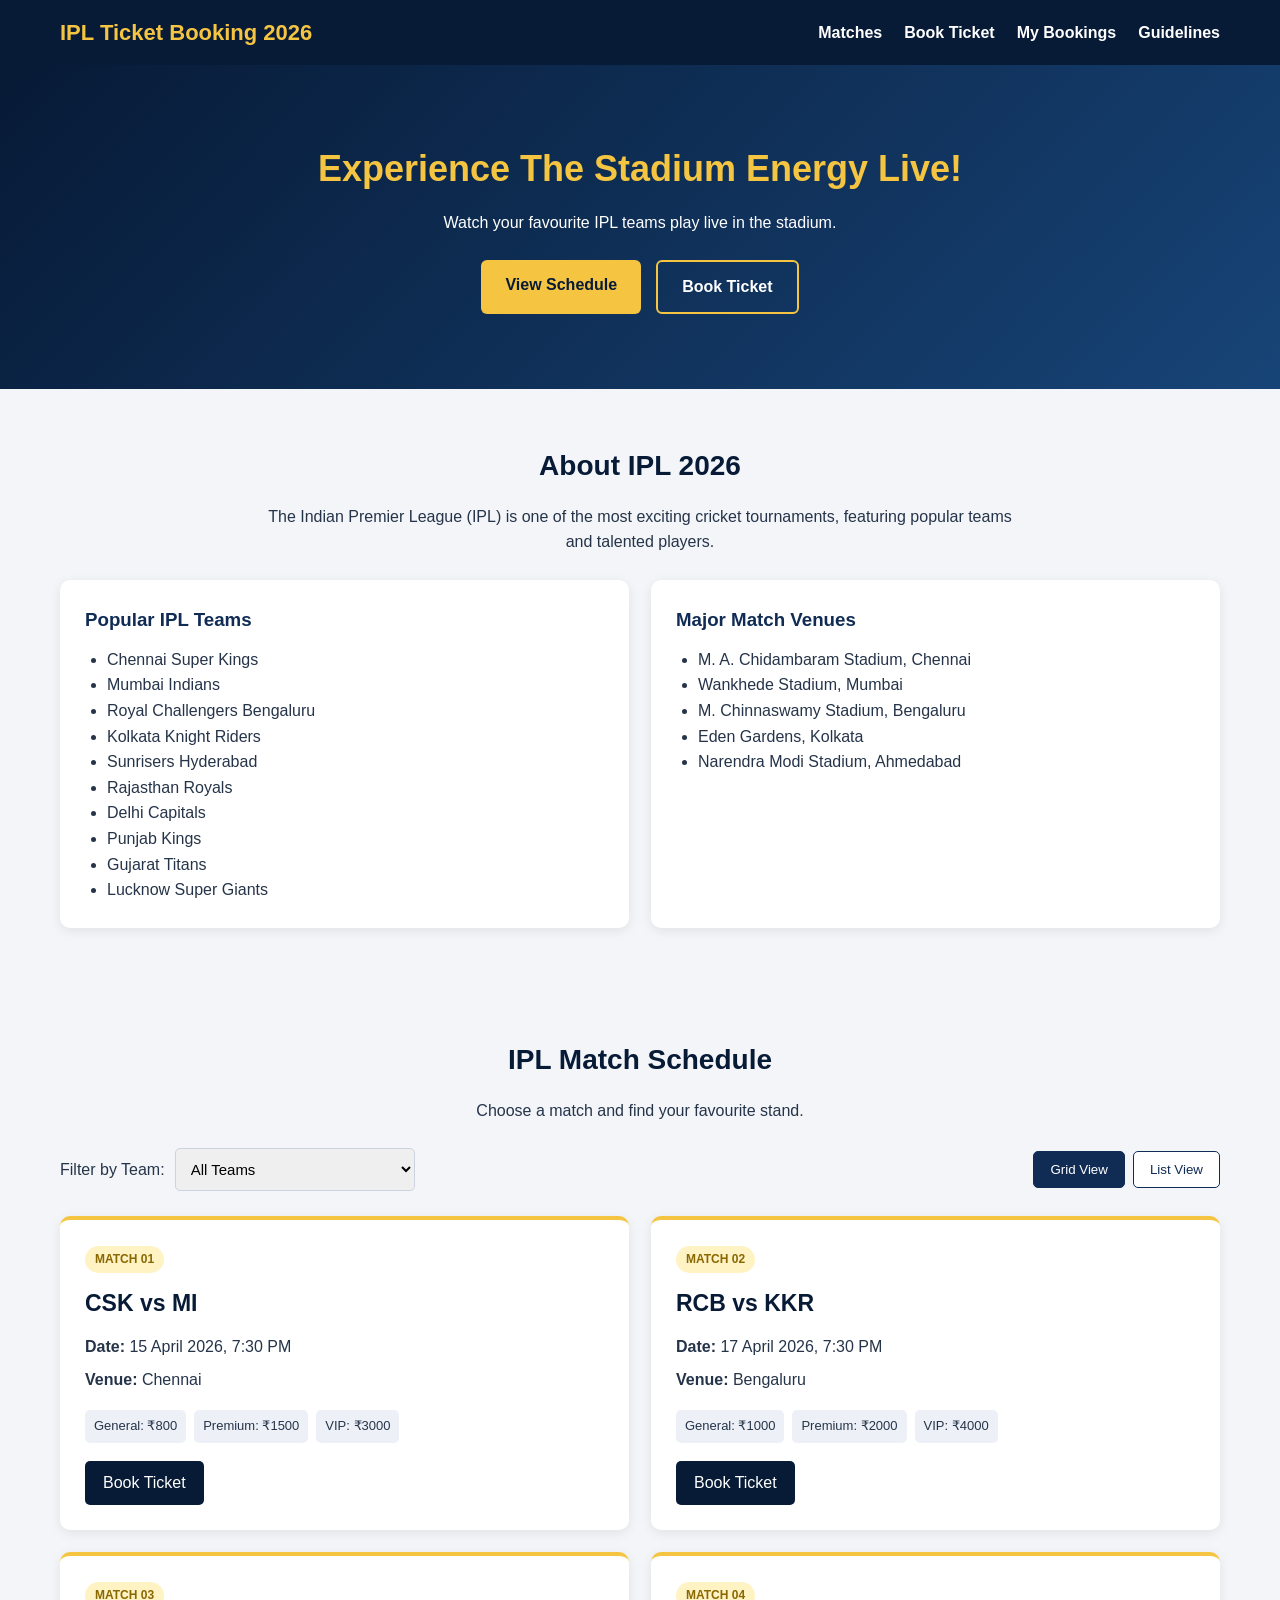
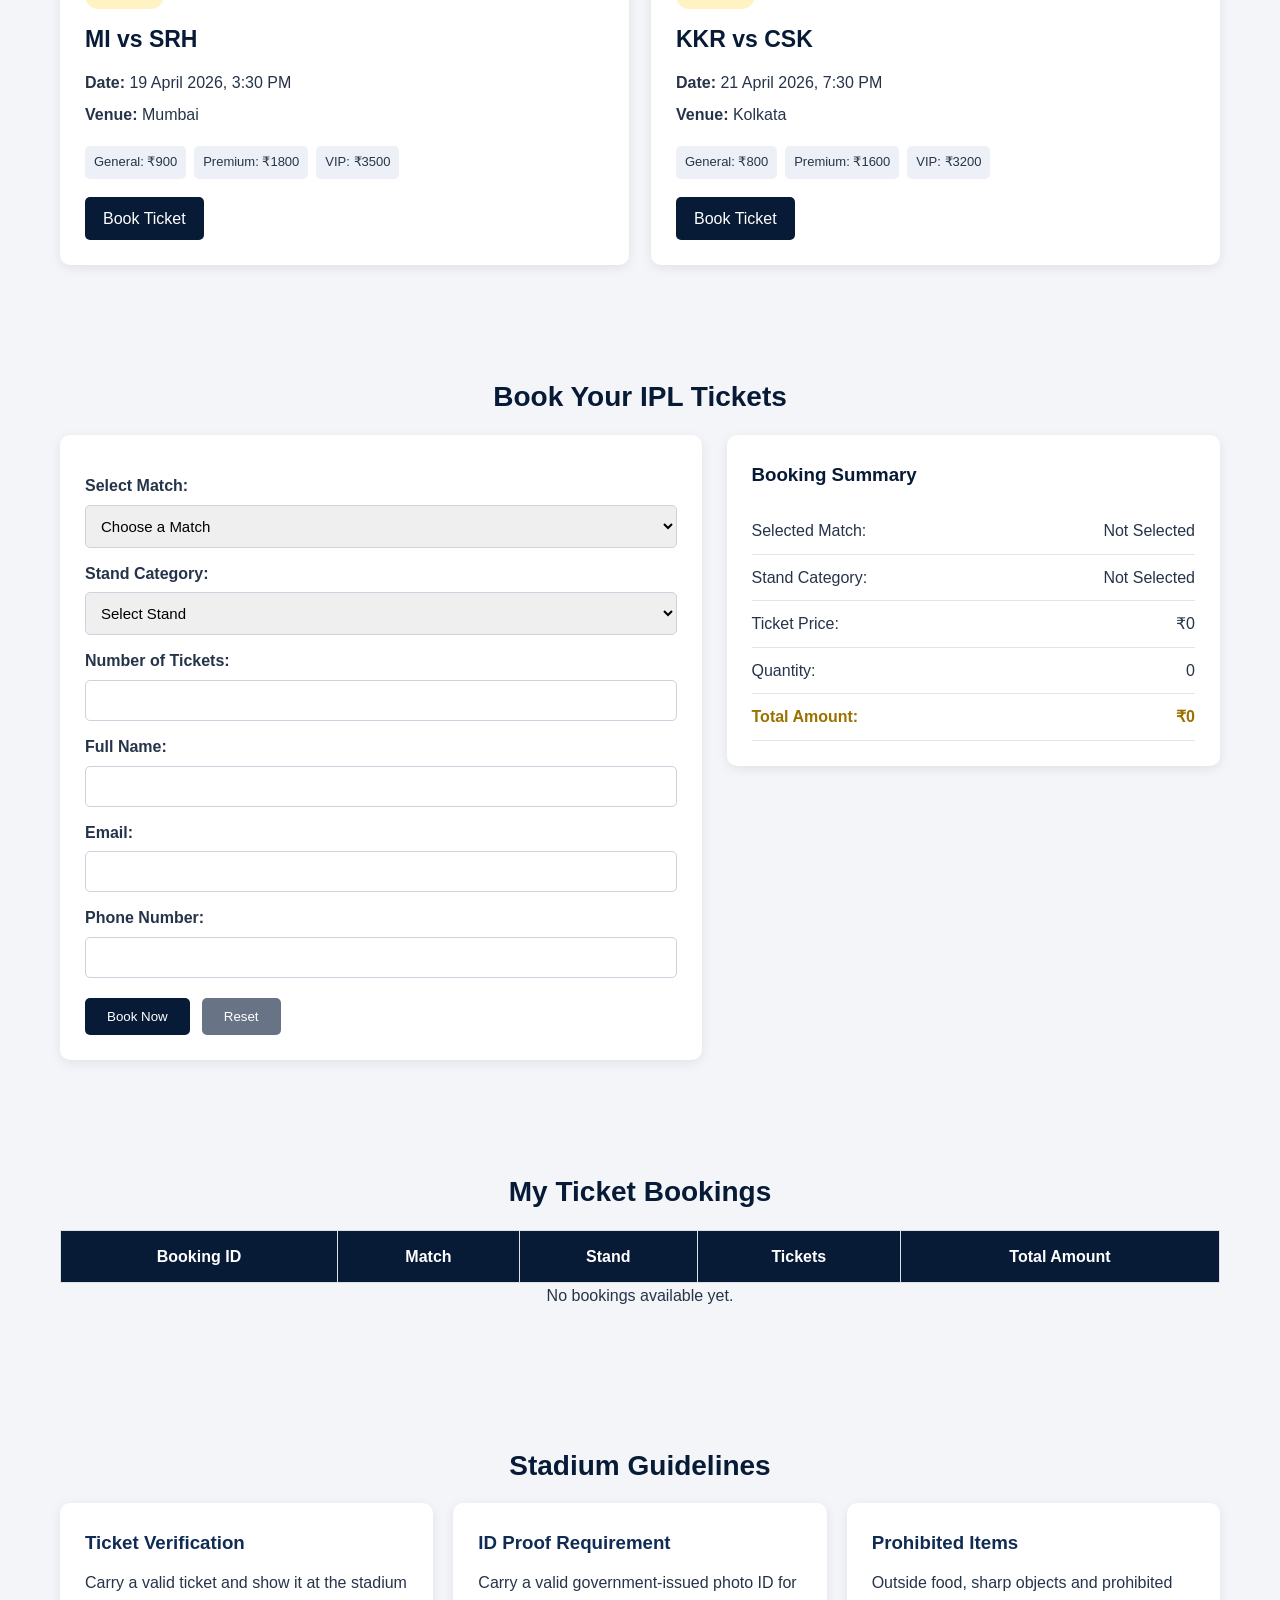
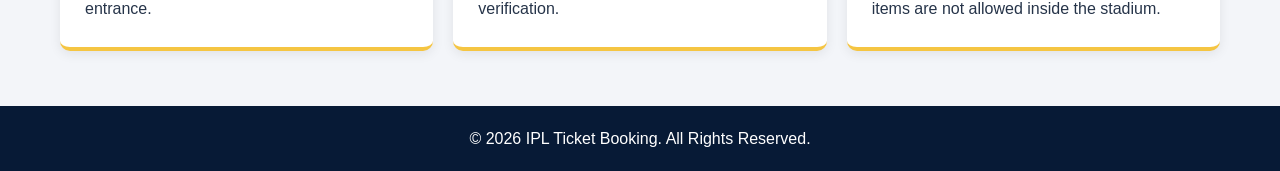
<file: WebApp/index.html>
<!DOCTYPE html>
<html lang="en">

<head>
    <meta charset="UTF-8">
    <meta name="viewport" content="width=device-width, initial-scale=1.0">
    <title>IPL Ticket Booking 2026</title>
    <link rel="stylesheet" href="../CSS/styles.css">
</head>

<body>

    <!-- Navigation Bar -->
    <header class="site-header">
        <div class="nav-container">

            <h1 class="site-logo">IPL Ticket Booking 2026</h1>

            <button class="menu-toggle" id="menu-toggle"
                type="button" aria-label="Open navigation"
                aria-expanded="false">
                <span></span>
                <span></span>
                <span></span>
            </button>

            <nav id="main-nav" class="main-nav">
                <a href="#matches">Matches</a>
                <a href="booking.html">Book Ticket</a>
                <a href="#my-bookings">My Bookings</a>
                <a href="#guidelines">Guidelines</a>
            </nav>

        </div>
    </header>

    <main>

        <!-- Hero Section -->
        <section id="home" class="hero">
            <h2>Experience The Stadium Energy Live!</h2>
            <p>Watch your favourite IPL teams play live in the stadium.</p>

            <div class="hero-buttons">
                <a class="primary-button" href="#matches">
                    View Schedule
                </a>

                <a class="secondary-button" href="#booking">
                    Book Ticket
                </a>
            </div>
        </section>

        <!-- About IPL Section -->
        <section id="about" class="content-section">
            <h2>About IPL 2026</h2>

            <p class="section-intro">
                The Indian Premier League (IPL) is one of the most exciting
                cricket tournaments, featuring popular teams and talented players.
            </p>

            <div class="about-grid">

                <div class="info-card">
                    <h3>Popular IPL Teams</h3>

                    <ul>
                        <li>Chennai Super Kings</li>
                        <li>Mumbai Indians</li>
                        <li>Royal Challengers Bengaluru</li>
                        <li>Kolkata Knight Riders</li>
                        <li>Sunrisers Hyderabad</li>
                        <li>Rajasthan Royals</li>
                        <li>Delhi Capitals</li>
                        <li>Punjab Kings</li>
                        <li>Gujarat Titans</li>
                        <li>Lucknow Super Giants</li>
                    </ul>
                </div>

                <div class="info-card">
                    <h3>Major Match Venues</h3>

                    <ul>
                        <li>M. A. Chidambaram Stadium, Chennai</li>
                        <li>Wankhede Stadium, Mumbai</li>
                        <li>M. Chinnaswamy Stadium, Bengaluru</li>
                        <li>Eden Gardens, Kolkata</li>
                        <li>Narendra Modi Stadium, Ahmedabad</li>
                    </ul>
                </div>

            </div>
        </section>

        <!-- Match Schedule Section -->
        <section id="matches" class="content-section">
            <h2>IPL Match Schedule</h2>

            <p class="section-intro">
                Choose a match and find your favourite stand.
            </p>

            <div class="match-tools">

                <div class="filter-control">
                    <label for="team-filter">Filter by Team:</label>

                    <select id="team-filter">
                        <option value="">All Teams</option>
                        <option value="Chennai Super Kings">Chennai Super Kings</option>
                        <option value="Mumbai Indians">Mumbai Indians</option>
                        <option value="Royal Challengers Bengaluru">Royal Challengers Bengaluru</option>
                        <option value="Kolkata Knight Riders">Kolkata Knight Riders</option>
                        <option value="Sunrisers Hyderabad">Sunrisers Hyderabad</option>
                    </select>
                </div>

                <div class="view-controls">
                    <button type="button" id="grid-view"
                        class="view-button active">
                        Grid View
                    </button>

                    <button type="button" id="list-view"
                        class="view-button">
                        List View
                    </button>
                </div>

            </div>

            <!-- Match Cards -->
            <div id="match-list" class="match-grid">

                <article class="match-card"
                    data-teams="Chennai Super Kings,Mumbai Indians">

                    <span class="match-number">MATCH 01</span>
                    <h3>CSK vs MI</h3>

                    <p><strong>Date:</strong> 15 April 2026, 7:30 PM</p>
                    <p><strong>Venue:</strong> Chennai</p>

                    <div class="price-list">
                        <span>General: ₹800</span>
                        <span>Premium: ₹1500</span>
                        <span>VIP: ₹3000</span>
                    </div>

                    <a class="card-book-link" href="#booking">
                        Book Ticket
                    </a>

                </article>

                <article class="match-card"
                    data-teams="Royal Challengers Bengaluru,Kolkata Knight Riders">

                    <span class="match-number">MATCH 02</span>
                    <h3>RCB vs KKR</h3>

                    <p><strong>Date:</strong> 17 April 2026, 7:30 PM</p>
                    <p><strong>Venue:</strong> Bengaluru</p>

                    <div class="price-list">
                        <span>General: ₹1000</span>
                        <span>Premium: ₹2000</span>
                        <span>VIP: ₹4000</span>
                    </div>

                    <a class="card-book-link" href="#booking">
                        Book Ticket
                    </a>

                </article>

                <article class="match-card"
                    data-teams="Mumbai Indians,Sunrisers Hyderabad">

                    <span class="match-number">MATCH 03</span>
                    <h3>MI vs SRH</h3>

                    <p><strong>Date:</strong> 19 April 2026, 3:30 PM</p>
                    <p><strong>Venue:</strong> Mumbai</p>

                    <div class="price-list">
                        <span>General: ₹900</span>
                        <span>Premium: ₹1800</span>
                        <span>VIP: ₹3500</span>
                    </div>

                    <a class="card-book-link" href="#booking">
                        Book Ticket
                    </a>

                </article>

                <article class="match-card"
                    data-teams="Kolkata Knight Riders,Chennai Super Kings">

                    <span class="match-number">MATCH 04</span>
                    <h3>KKR vs CSK</h3>

                    <p><strong>Date:</strong> 21 April 2026, 7:30 PM</p>
                    <p><strong>Venue:</strong> Kolkata</p>

                    <div class="price-list">
                        <span>General: ₹800</span>
                        <span>Premium: ₹1600</span>
                        <span>VIP: ₹3200</span>
                    </div>

                    <a class="card-book-link" href="#booking">
                        Book Ticket
                    </a>

                </article>

            </div>

            <p id="no-matches" class="no-matches" hidden>
                No matches found for this team.
            </p>

        </section>

        <!-- Ticket Booking Section -->
        <section id="booking" class="content-section">
            <h2>Book Your IPL Tickets</h2>

            <div class="booking-layout">

                <form action="#" method="get" id="ticket-form">

                    <label for="match">Select Match:</label>

                    <select id="match" name="match" required>
                        <option value="">Choose a Match</option>
                        <option>CSK vs MI</option>
                        <option>RCB vs KKR</option>
                        <option>MI vs SRH</option>
                        <option>KKR vs CSK</option>
                    </select>

                    <label for="stand">Stand Category:</label>

                    <select id="stand" name="stand" required>
                        <option value="">Select Stand</option>
                        <option>General</option>
                        <option>Premium</option>
                        <option>VIP</option>
                    </select>

                    <label for="quantity">Number of Tickets:</label>

                    <input type="number" id="quantity"
                        name="quantity" min="1" max="10" required>

                    <label for="name">Full Name:</label>

                    <input type="text" id="name" name="name" required>

                    <label for="email">Email:</label>

                    <input type="email" id="email" name="email" required>

                    <label for="phone">Phone Number:</label>

                    <input type="tel" id="phone" name="phone" required>

                    <div class="form-buttons">
                        <button type="submit">Book Now</button>
                        <button type="reset" class="reset-button">Reset</button>
                    </div>

                </form>

                <!-- Booking Summary -->
                <aside class="booking-summary">
                    <h3>Booking Summary</h3>

                    <p>
                        Selected Match:
                        <span id="summary-match">Not Selected</span>
                    </p>

                    <p>
                        Stand Category:
                        <span id="summary-stand">Not Selected</span>
                    </p>

                    <p>
                        Ticket Price:
                        <span id="summary-price">₹0</span>
                    </p>

                    <p>
                        Quantity:
                        <span id="summary-quantity">0</span>
                    </p>

                    <p class="total-line">
                        Total Amount:
                        <span id="summary-total">₹0</span>
                    </p>

                </aside>

            </div>
        </section>

        <!-- My Bookings Section -->
        <section id="my-bookings" class="content-section">
            <h2>My Ticket Bookings</h2>

            <div class="table-wrapper">
                <table>
                    <thead>
                        <tr>
                            <th>Booking ID</th>
                            <th>Match</th>
                            <th>Stand</th>
                            <th>Tickets</th>
                            <th>Total Amount</th>
                        </tr>
                    </thead>

                    <tbody>
                        <!-- Future booking records will appear here -->
                    </tbody>
                </table>
            </div>

            <p class="section-intro">
                No bookings available yet.
            </p>

        </section>

        <!-- Guidelines Section -->
        <section id="guidelines" class="content-section">
            <h2>Stadium Guidelines</h2>

            <div class="guidelines-grid">

                <article class="guideline-card">
                    <h3>Ticket Verification</h3>
                    <p>
                        Carry a valid ticket and show it at the stadium entrance.
                    </p>
                </article>

                <article class="guideline-card">
                    <h3>ID Proof Requirement</h3>
                    <p>
                        Carry a valid government-issued photo ID for verification.
                    </p>
                </article>

                <article class="guideline-card">
                    <h3>Prohibited Items</h3>
                    <p>
                        Outside food, sharp objects and prohibited items
                        are not allowed inside the stadium.
                    </p>
                </article>

            </div>
        </section>

    </main>

    <!-- Footer -->
    <footer>
        <p>&copy; 2026 IPL Ticket Booking. All Rights Reserved.</p>
    </footer>

    <script src="../JS/app.js"></script>

</body>
</html>
</file>
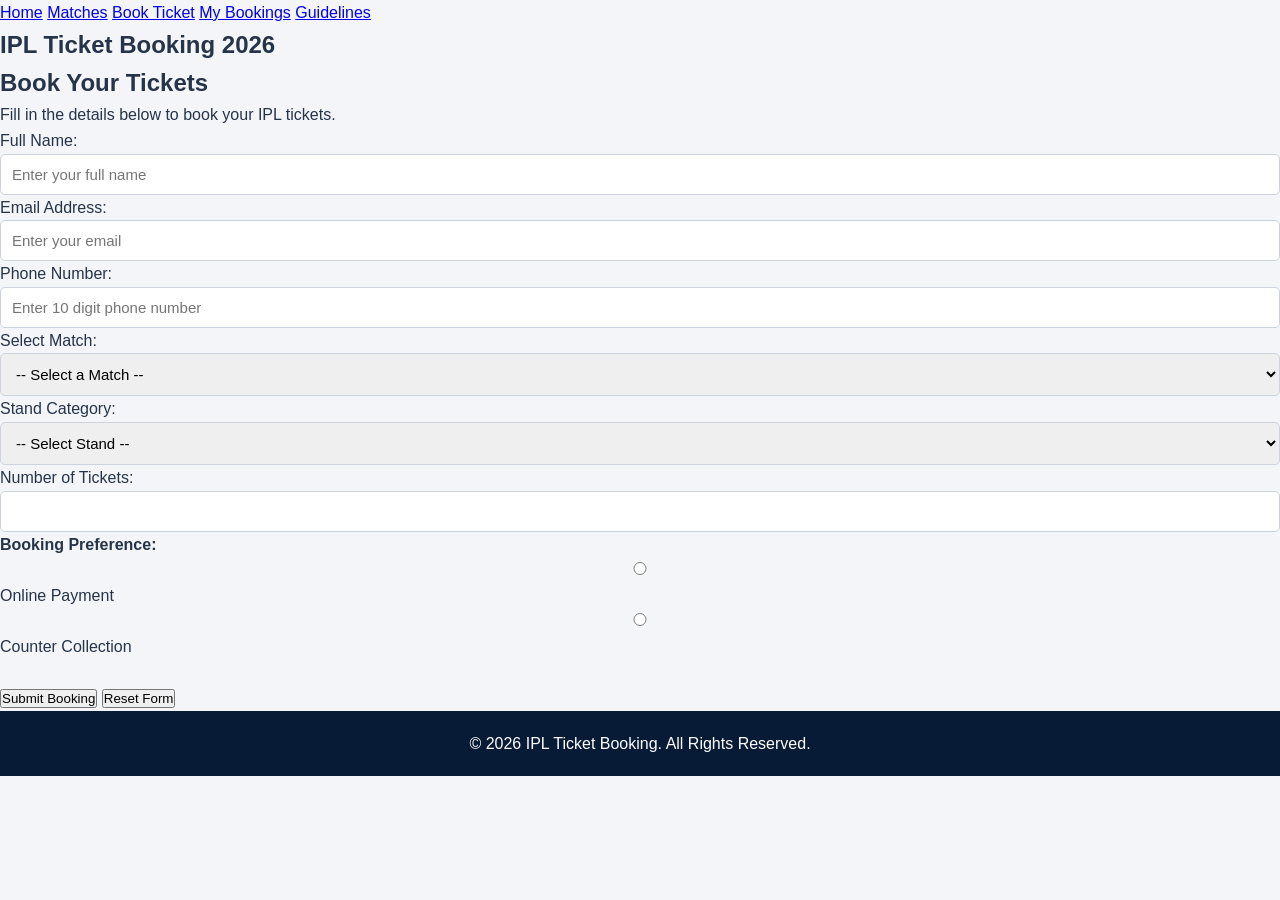
<file: WebApp/Booking.html>
<!DOCTYPE html>
<html lang="en">

<head>
    <meta charset="UTF-8">
    <meta name="viewport" content="width=device-width, initial-scale=1.0">
    <title>IPL Ticket Booking 2026</title>

    <link rel="stylesheet" href="../CSS/styles.css">
</head>

<body>

    <!-- Navigation Bar -->

    <nav>
        <a href="index.html">Home</a>
        <a href="index.html#matches">Matches</a>
        <a href="booking.html">Book Ticket</a>
        <a href="index.html#my-bookings">My Bookings</a>
        <a href="index.html#guidelines">Guidelines</a>
    </nav>

    <!-- Page Heading -->

    <section id="booking">
        <h1>IPL Ticket Booking 2026</h1>
        <h2>Book Your Tickets</h2>

        <p>Fill in the details below to book your IPL tickets.</p>

        <!-- Booking Form -->

        <form action="#" method="get">

            <label for="name">Full Name:</label>
            <input
                type="text"
                id="name"
                name="name"
                placeholder="Enter your full name"
                minlength="3"
                maxlength="50"
                required
            >

            <label for="email">Email Address:</label>
            <input
                type="email"
                id="email"
                name="email"
                placeholder="Enter your email"
                required
            >

            <label for="phone">Phone Number:</label>
            <input
                type="tel"
                id="phone"
                name="phone"
                placeholder="Enter 10 digit phone number"
                pattern="[0-9]{10}"
                title="Please enter a 10 digit phone number"
                required
            >

            <label for="match">Select Match:</label>
            <select id="match" name="match" required>
                <option value="">-- Select a Match --</option>
                <option value="rcb-vs-csk">RCB vs CSK</option>
                <option value="mi-vs-kkr">MI vs KKR</option>
                <option value="csk-vs-srh">CSK vs SRH</option>
                <option value="rr-vs-rcb">RR vs RCB</option>
            </select>

            <label for="stand">Stand Category:</label>
            <select id="stand" name="stand" required>
                <option value="">-- Select Stand --</option>
                <option value="general">General</option>
                <option value="premium">Premium</option>
                <option value="vip">VIP</option>
            </select>

            <label for="tickets">Number of Tickets:</label>
            <input
                type="number"
                id="tickets"
                name="tickets"
                min="1"
                max="10"
                required
            >

            <!-- Additional Preference -->

            <p><strong>Booking Preference:</strong></p>

            <input
                type="radio"
                id="online"
                name="preference"
                value="online"
                required
            >
            <label for="online">Online Payment</label>

            <input
                type="radio"
                id="counter"
                name="preference"
                value="counter"
            >
            <label for="counter">Counter Collection</label>

            <!-- Buttons -->

            <br><br>

            <button type="submit">Submit Booking</button>

            <button type="reset">Reset Form</button>

        </form>

    </section>

    <!-- Footer -->

    <footer>
        <p>© 2026 IPL Ticket Booking. All Rights Reserved.</p>
    </footer>

</body>
</html>
</file>
<file: CSS/styles.css>
* {
    margin: 0;
    padding: 0;
    box-sizing: border-box;
}

:root {
    --navy: #071a36;
    --blue: #102c55;
    --gold: #f5c542;
    --white: #ffffff;
    --light: #f3f5f9;
    --text: #263449;
}

html {
    scroll-behavior: smooth;
}

body {
    font-family: Arial, sans-serif;
    background: var(--light);
    color: var(--text);
    line-height: 1.6;
}

/* Navigation - Flexbox */

.site-header {
    background: var(--navy);
    color: var(--white);
    position: sticky;
    top: 0;
    z-index: 100;
}

.nav-container {
    max-width: 1200px;
    margin: auto;
    padding: 15px 20px;
    display: flex;
    justify-content: space-between;
    align-items: center;
    gap: 20px;
}

.site-logo {
    color: var(--gold);
    font-size: 22px;
}

.main-nav {
    display: flex;
    align-items: center;
    gap: 22px;
}

.main-nav a {
    color: var(--white);
    text-decoration: none;
    font-weight: bold;
}

.main-nav a:hover {
    color: var(--gold);
}

.menu-toggle {
    display: none;
    background: transparent;
    border: 0;
    cursor: pointer;
}

.menu-toggle span {
    display: block;
    width: 27px;
    height: 3px;
    background: var(--gold);
    margin: 5px;
    border-radius: 5px;
}

/* Hero */

.hero {
    background: linear-gradient(135deg, var(--navy), #174477);
    color: var(--white);
    text-align: center;
    padding: 75px 20px;
}

.hero h2 {
    font-size: 36px;
    color: var(--gold);
    margin-bottom: 12px;
}

.hero p {
    margin-bottom: 25px;
}

.hero-buttons {
    display: flex;
    justify-content: center;
    flex-wrap: wrap;
    gap: 15px;
}

.primary-button,
.secondary-button {
    display: inline-block;
    padding: 12px 24px;
    border-radius: 6px;
    text-decoration: none;
    font-weight: bold;
}

.primary-button {
    background: var(--gold);
    color: var(--navy);
}

.secondary-button {
    border: 2px solid var(--gold);
    color: var(--white);
}

.primary-button:hover,
.secondary-button:hover {
    transform: translateY(-2px);
}

/* Common Sections */

.content-section {
    max-width: 1200px;
    margin: auto;
    padding: 55px 20px;
}

.content-section h2 {
    color: var(--navy);
    text-align: center;
    margin-bottom: 15px;
    font-size: 28px;
}

.section-intro {
    text-align: center;
    margin: 0 auto 25px;
    max-width: 750px;
}

/* About Grid */

.about-grid {
    display: grid;
    grid-template-columns: repeat(2, 1fr);
    gap: 22px;
}

.info-card,
.guideline-card,
.match-card {
    background: var(--white);
    padding: 25px;
    border-radius: 10px;
    box-shadow: 0 3px 12px rgba(0, 0, 0, 0.08);
}

.info-card h3,
.guideline-card h3 {
    color: var(--blue);
    margin-bottom: 12px;
}

.info-card ul {
    padding-left: 22px;
}

/* Match Schedule - CSS Grid */

.match-tools {
    display: flex;
    justify-content: space-between;
    align-items: center;
    flex-wrap: wrap;
    gap: 15px;
    margin-bottom: 25px;
}

.filter-control {
    display: flex;
    align-items: center;
    gap: 10px;
}

select,
input {
    width: 100%;
    padding: 11px;
    border: 1px solid #ccd3df;
    border-radius: 5px;
    font-size: 15px;
}

.filter-control select {
    width: auto;
    min-width: 210px;
}

.view-controls {
    display: flex;
    gap: 8px;
}

.view-button {
    padding: 10px 16px;
    border: 1px solid var(--blue);
    background: var(--white);
    color: var(--blue);
    border-radius: 5px;
    cursor: pointer;
}

.view-button.active,
.view-button:hover {
    background: var(--blue);
    color: var(--white);
}

.match-grid {
    display: grid;
    grid-template-columns: repeat(2, 1fr);
    gap: 22px;
}

.match-card {
    border-top: 4px solid var(--gold);
}

.match-number {
    display: inline-block;
    color: #8a6700;
    background: #fff3c4;
    padding: 4px 10px;
    border-radius: 20px;
    font-size: 12px;
    font-weight: bold;
}

.match-card h3 {
    color: var(--navy);
    font-size: 23px;
    margin: 12px 0;
}

.match-card p {
    margin: 7px 0;
}

.price-list {
    display: flex;
    flex-wrap: wrap;
    gap: 8px;
    margin: 18px 0;
}

.price-list span {
    background: #edf1f7;
    padding: 6px 9px;
    border-radius: 5px;
    font-size: 13px;
}

.card-book-link {
    display: inline-block;
    background: var(--navy);
    color: var(--white);
    text-decoration: none;
    padding: 9px 18px;
    border-radius: 5px;
}

.card-book-link:hover {
    background: #174477;
}

/* List View */

.match-grid.list-view {
    grid-template-columns: 1fr;
}

.match-grid.list-view .match-card {
    display: flex;
    align-items: center;
    justify-content: space-between;
    flex-wrap: wrap;
    gap: 12px;
}

.no-matches {
    text-align: center;
    padding: 25px;
    color: #b3261e;
    font-weight: bold;
}

/* Booking */

.booking-layout {
    display: grid;
    grid-template-columns: 1.3fr 1fr;
    gap: 25px;
    align-items: start;
}

#ticket-form,
.booking-summary {
    background: var(--white);
    padding: 25px;
    border-radius: 10px;
    box-shadow: 0 3px 12px rgba(0, 0, 0, 0.08);
}

#ticket-form label {
    display: block;
    margin: 13px 0 6px;
    font-weight: bold;
}

.form-buttons {
    display: flex;
    gap: 12px;
    margin-top: 20px;
}

.form-buttons button {
    background: var(--navy);
    color: var(--white);
    padding: 11px 22px;
    border: 0;
    border-radius: 5px;
    cursor: pointer;
}

.form-buttons .reset-button {
    background: #697386;
}

.booking-summary h3 {
    color: var(--navy);
    margin-bottom: 18px;
}

.booking-summary p {
    display: flex;
    justify-content: space-between;
    gap: 10px;
    padding: 10px 0;
    border-bottom: 1px solid #e1e5eb;
}

.total-line {
    font-weight: bold;
    color: #9b7100;
}

/* My Bookings */

.table-wrapper {
    overflow-x: auto;
}

table {
    width: 100%;
    border-collapse: collapse;
    background: var(--white);
}

th,
td {
    padding: 13px;
    border: 1px solid #dce1e8;
    text-align: center;
}

th {
    background: var(--navy);
    color: var(--white);
}

/* Guidelines - Three Column Grid */

.guidelines-grid {
    display: grid;
    grid-template-columns: repeat(3, 1fr);
    gap: 20px;
}

.guideline-card {
    border-bottom: 4px solid var(--gold);
}

/* Footer */

footer {
    background: var(--navy);
    color: var(--white);
    text-align: center;
    padding: 20px;
}

/* Toast */

.toast {
    position: fixed;
    bottom: 20px;
    right: 20px;
    background: var(--navy);
    color: var(--white);
    padding: 13px 22px;
    border-left: 4px solid var(--gold);
    border-radius: 6px;
    z-index: 200;
}

/* Tablet */

@media (max-width: 900px) {
    .nav-container {
        flex-wrap: wrap;
    }

    .main-nav {
        gap: 12px;
    }

    .match-grid {
        grid-template-columns: 1fr;
    }

    .guidelines-grid {
        grid-template-columns: repeat(2, 1fr);
    }
}

/* Mobile */

@media (max-width: 650px) {
    .nav-container {
        flex-wrap: wrap;
    }

    .site-logo {
        font-size: 18px;
    }

    .menu-toggle {
        display: block;
    }

    .main-nav {
        display: none;
        width: 100%;
        flex-direction: column;
        align-items: flex-start;
        gap: 15px;
        padding: 15px 0 5px;
    }

    .main-nav.open {
        display: flex;
    }

    .hero {
        padding: 55px 15px;
    }

    .hero h2 {
        font-size: 27px;
    }

    .about-grid,
    .match-grid,
    .booking-layout,
    .guidelines-grid {
        grid-template-columns: 1fr;
    }

    .match-tools,
    .filter-control {
        align-items: stretch;
        flex-direction: column;
    }

    .filter-control select {
        width: 100%;
    }

    .view-controls {
        width: 100%;
    }

    .view-button {
        flex: 1;
    }

    .match-grid.list-view .match-card {
        display: block;
    }

    .content-section {
        padding: 40px 15px;
    }

    .content-section h2 {
        font-size: 24px;
    }

    .form-buttons button {
        flex: 1;
    }
}
</file>
